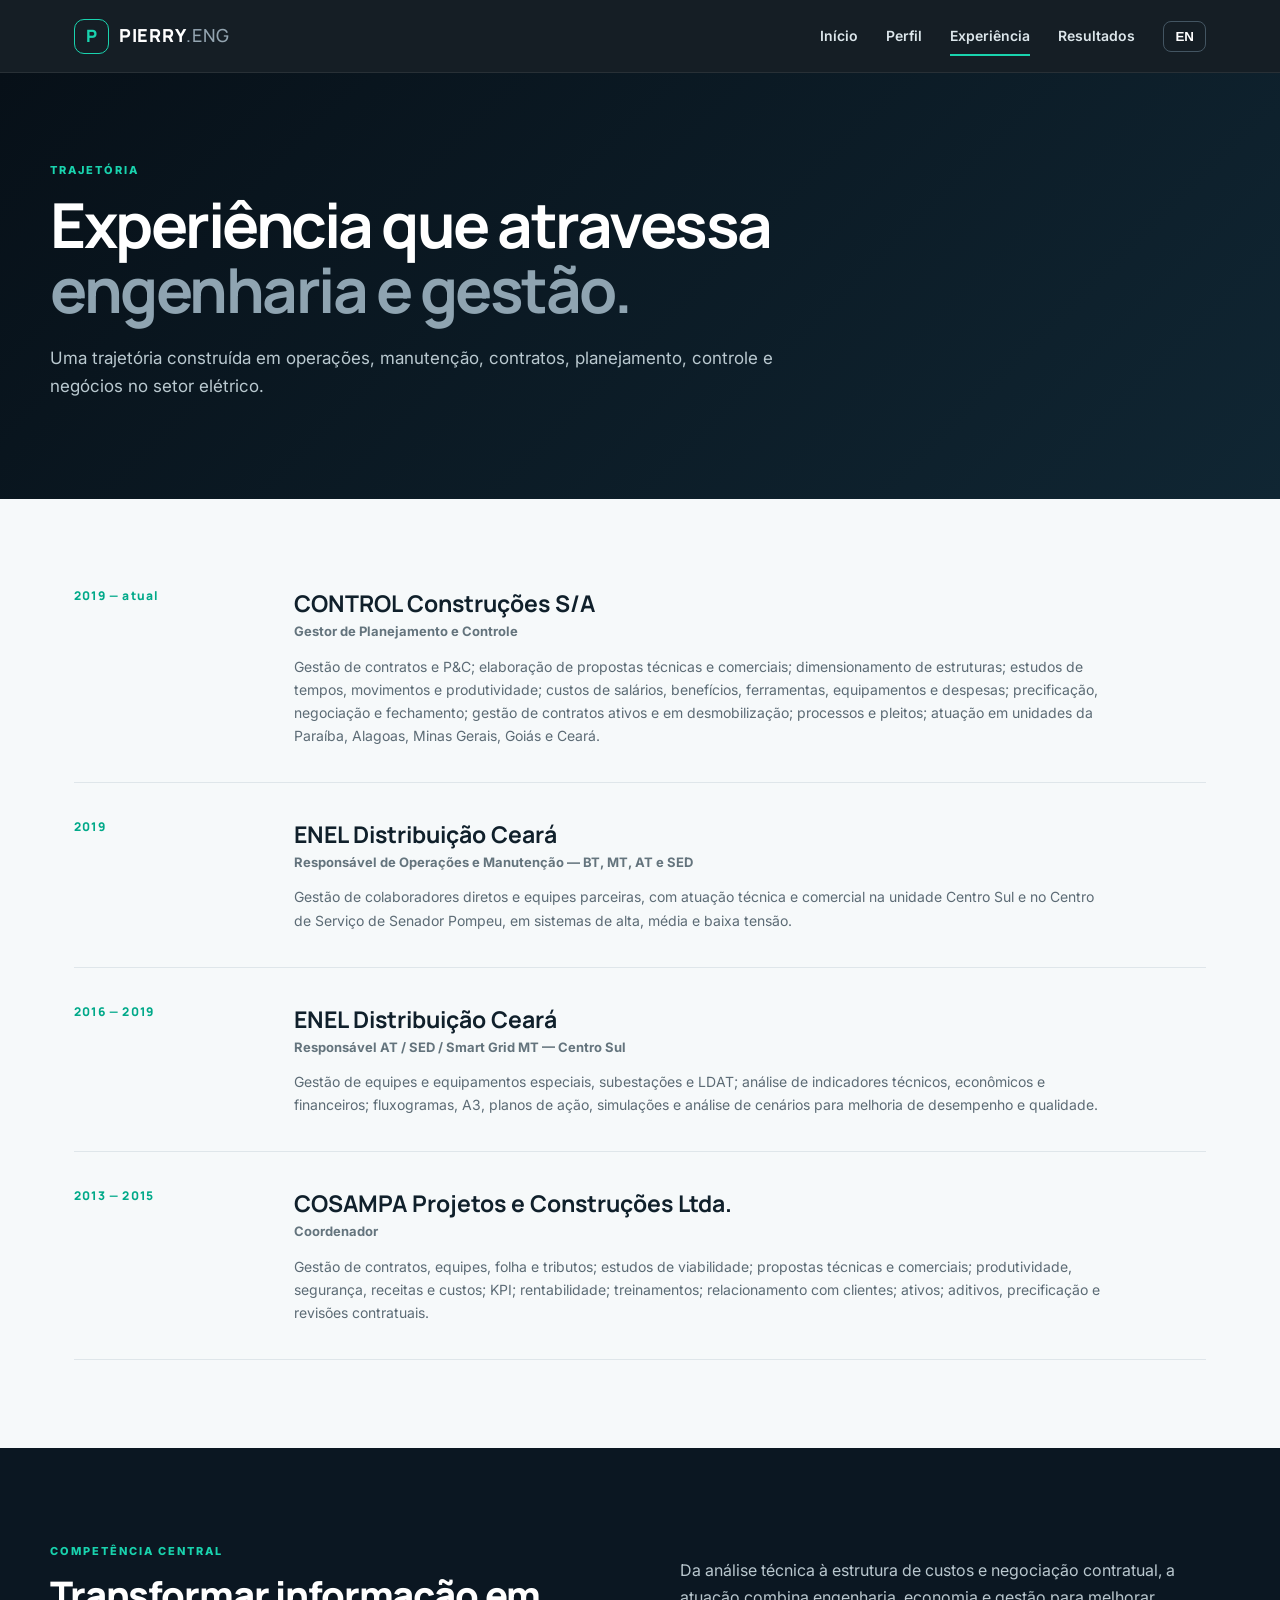
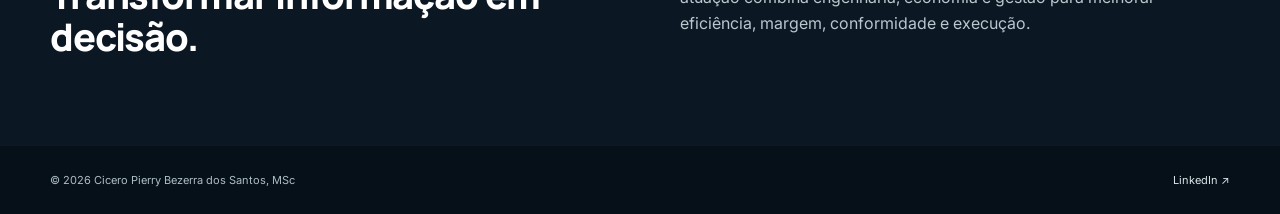
<file: contato.html>
<!DOCTYPE html>
<html lang="pt-BR"><head><meta charset="UTF-8"><meta name="viewport" content="width=device-width, initial-scale=1.0"><meta name="description" content="Experiência profissional de Cicero Pierry no setor elétrico."><title>Experiência | Cicero Pierry</title><link rel="stylesheet" href="styles.css"></head>
<body><header class="site-header"><div class="nav-wrap"><a class="brand" href="index.html"><span class="brand-mark">P</span><span>PIERRY<span class="brand-light">.ENG</span></span></a><nav><a href="index.html" data-pt="Início" data-en="Home">Início</a><a href="sobre.html" data-pt="Perfil" data-en="Profile">Perfil</a><a class="active" href="contato.html" data-pt="Experiência" data-en="Experience">Experiência</a><a href="projetos.html" data-pt="Resultados" data-en="Results">Resultados</a></nav><button class="lang-btn" id="langBtn">EN</button></div></header>
<main><section class="page-hero compact"><span class="eyebrow">TRAJETÓRIA</span><h1>Experiência que atravessa<br><span>engenharia e gestão.</span></h1><p>Uma trajetória construída em operações, manutenção, contratos, planejamento, controle e negócios no setor elétrico.</p></section>
<section class="section"><div class="experience">
<article class="experience-item"><div class="year">2019 — atual</div><div><h2>CONTROL Construções S/A</h2><h3>Gestor de Planejamento e Controle</h3><p>Gestão de contratos e P&C; elaboração de propostas técnicas e comerciais; dimensionamento de estruturas; estudos de tempos, movimentos e produtividade; custos de salários, benefícios, ferramentas, equipamentos e despesas; precificação, negociação e fechamento; gestão de contratos ativos e em desmobilização; processos e pleitos; atuação em unidades da Paraíba, Alagoas, Minas Gerais, Goiás e Ceará.</p></div></article>
<article class="experience-item"><div class="year">2019</div><div><h2>ENEL Distribuição Ceará</h2><h3>Responsável de Operações e Manutenção — BT, MT, AT e SED</h3><p>Gestão de colaboradores diretos e equipes parceiras, com atuação técnica e comercial na unidade Centro Sul e no Centro de Serviço de Senador Pompeu, em sistemas de alta, média e baixa tensão.</p></div></article>
<article class="experience-item"><div class="year">2016 — 2019</div><div><h2>ENEL Distribuição Ceará</h2><h3>Responsável AT / SED / Smart Grid MT — Centro Sul</h3><p>Gestão de equipes e equipamentos especiais, subestações e LDAT; análise de indicadores técnicos, econômicos e financeiros; fluxogramas, A3, planos de ação, simulações e análise de cenários para melhoria de desempenho e qualidade.</p></div></article>
<article class="experience-item"><div class="year">2013 — 2015</div><div><h2>COSAMPA Projetos e Construções Ltda.</h2><h3>Coordenador</h3><p>Gestão de contratos, equipes, folha e tributos; estudos de viabilidade; propostas técnicas e comerciais; produtividade, segurança, receitas e custos; KPI; rentabilidade; treinamentos; relacionamento com clientes; ativos; aditivos, precificação e revisões contratuais.</p></div></article>
</div></section>
<section class="section dark-panel"><div class="split"><div><span class="eyebrow">COMPETÊNCIA CENTRAL</span><h2>Transformar informação em decisão.</h2></div><p>Da análise técnica à estrutura de custos e negociação contratual, a atuação combina engenharia, economia e gestão para melhorar eficiência, margem, conformidade e execução.</p></div></section></main>
<footer><div class="footer-wrap"><span>© 2026 Cicero Pierry Bezerra dos Santos, MSc</span><a href="https://www.linkedin.com/in/cicero-pierry-bezerra-dos-santos-msc-33449272/" target="_blank" rel="noopener">LinkedIn ↗</a></div></footer><script src="script.js"></script></body></html>
</file>
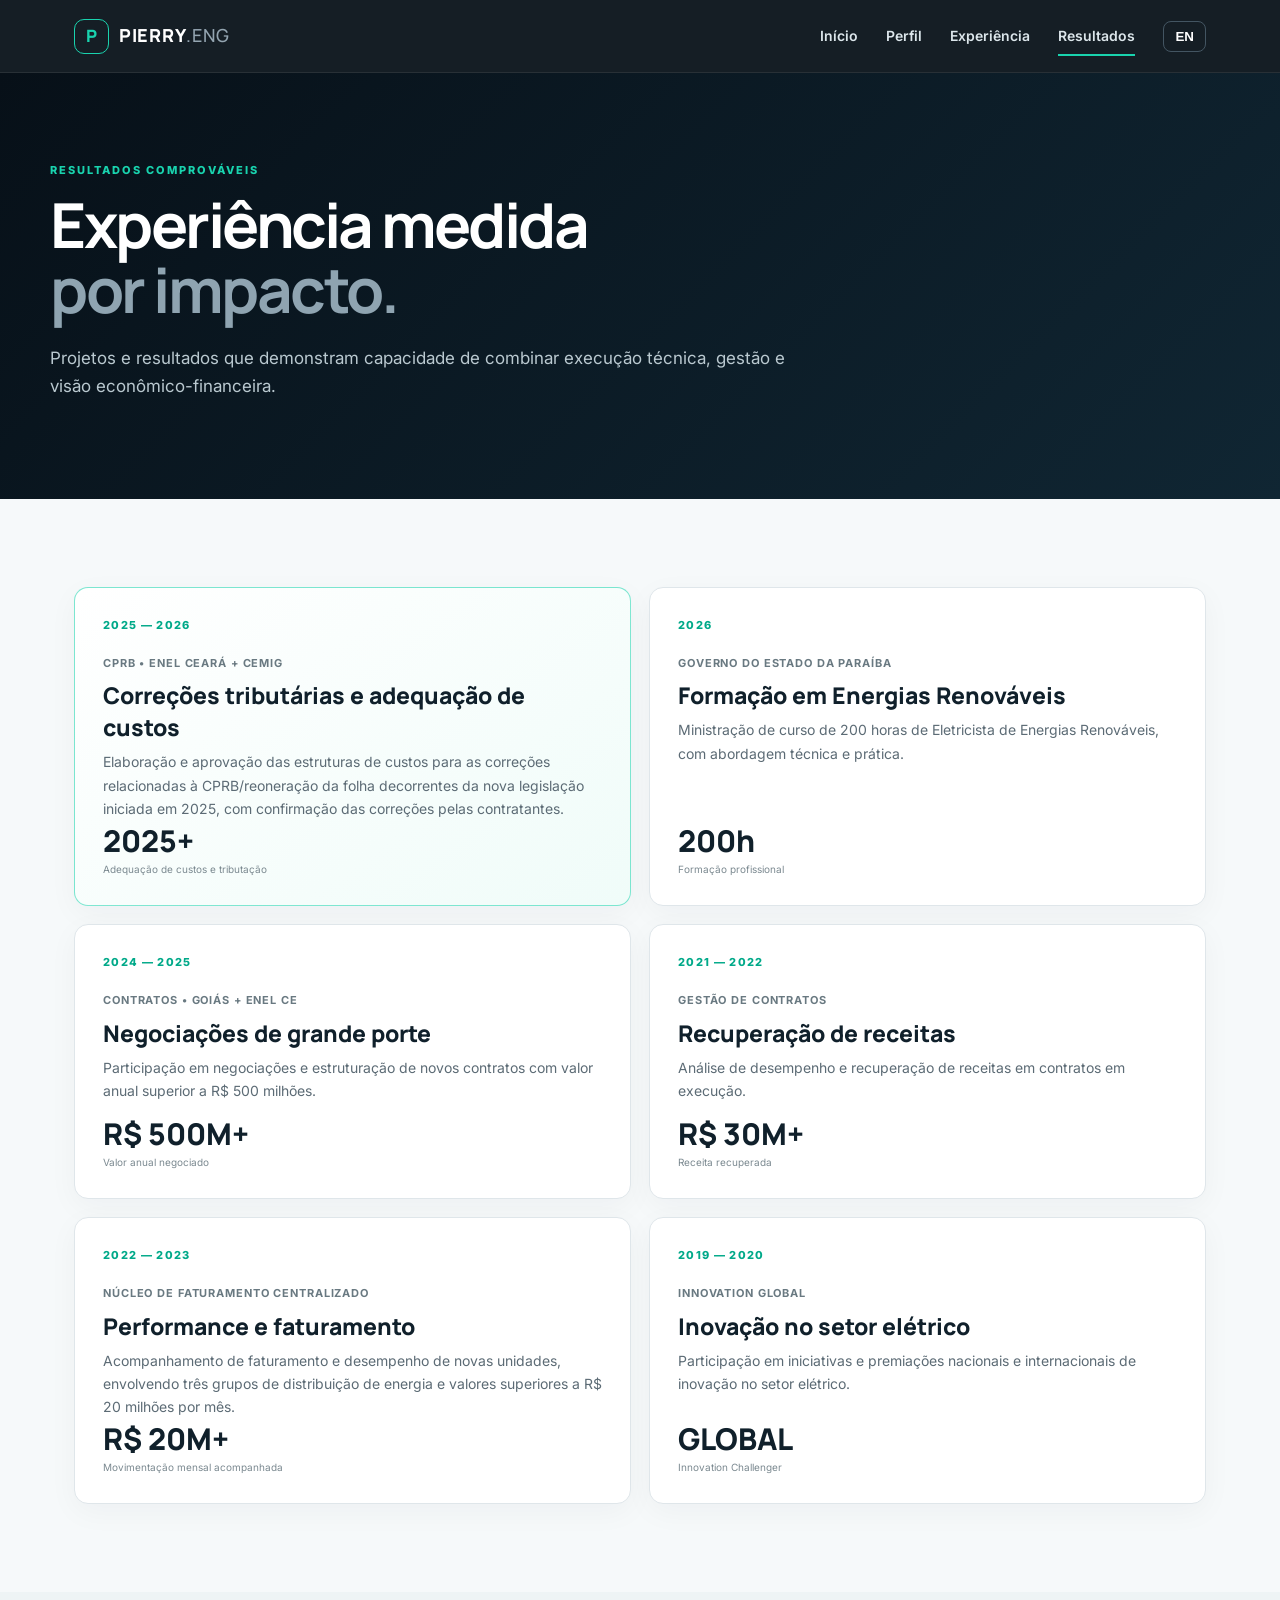
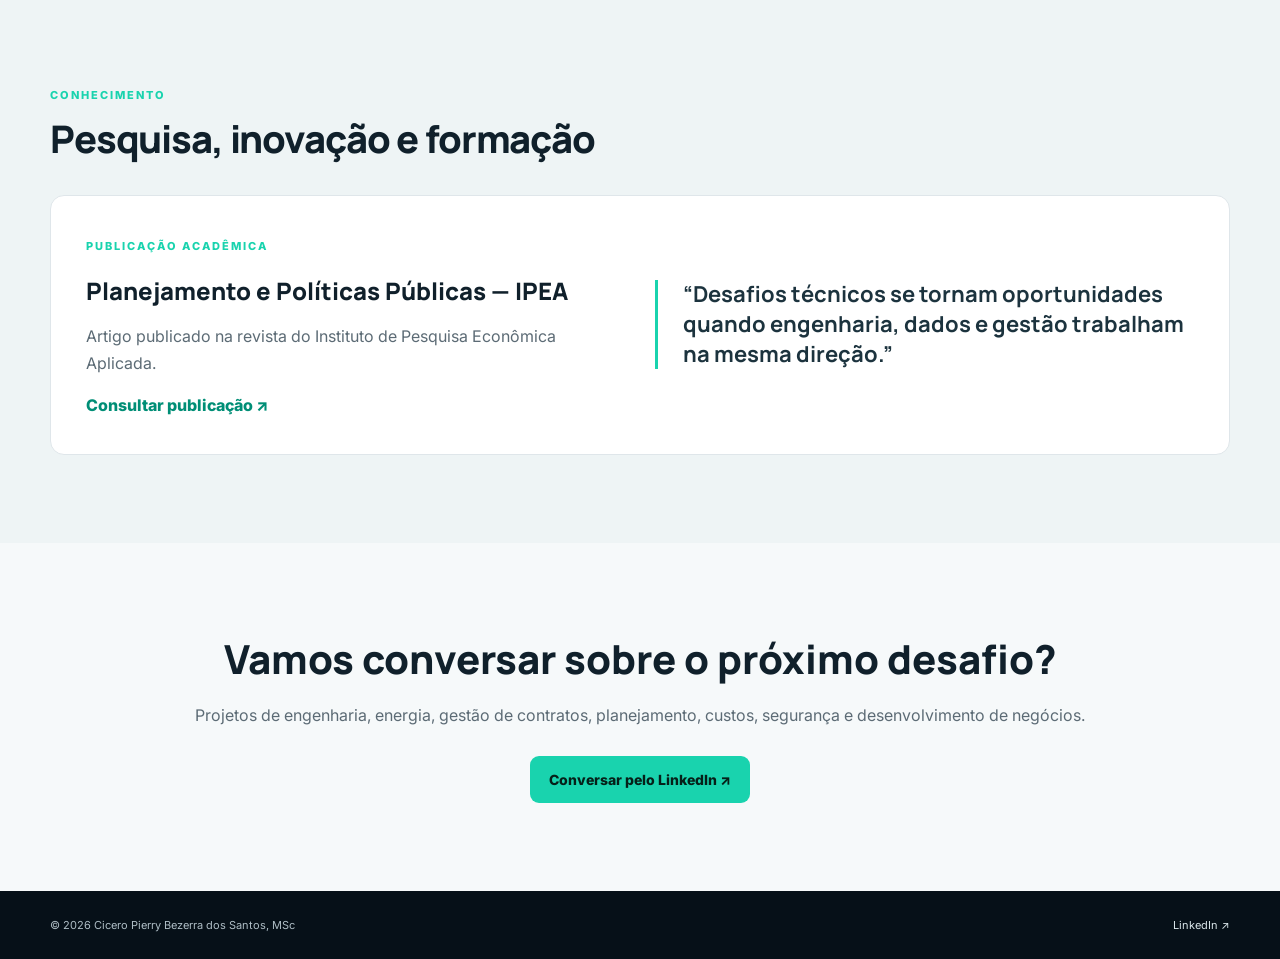
<file: projetos.html>
<!DOCTYPE html>
<html lang="pt-BR"><head><meta charset="UTF-8"><meta name="viewport" content="width=device-width, initial-scale=1.0"><meta name="description" content="Resultados, projetos e conquistas de Cicero Pierry Bezerra dos Santos."><title>Resultados | Cicero Pierry</title><link rel="stylesheet" href="styles.css"></head>
<body><header class="site-header"><div class="nav-wrap"><a class="brand" href="index.html"><span class="brand-mark">P</span><span>PIERRY<span class="brand-light">.ENG</span></span></a><nav><a href="index.html" data-pt="Início" data-en="Home">Início</a><a href="sobre.html" data-pt="Perfil" data-en="Profile">Perfil</a><a href="contato.html" data-pt="Experiência" data-en="Experience">Experiência</a><a class="active" href="projetos.html" data-pt="Resultados" data-en="Results">Resultados</a></nav><button class="lang-btn" id="langBtn">EN</button></div></header>
<main><section class="page-hero compact"><span class="eyebrow">RESULTADOS COMPROVÁVEIS</span><h1>Experiência medida<br><span>por impacto.</span></h1><p>Projetos e resultados que demonstram capacidade de combinar execução técnica, gestão e visão econômico-financeira.</p></section>
<section class="section"><div class="results-grid">
<article class="result-card featured"><span class="result-year">2025 — 2026</span><strong>CPRB • ENEL Ceará + CEMIG</strong><h2>Correções tributárias e adequação de custos</h2><p>Elaboração e aprovação das estruturas de custos para as correções relacionadas à CPRB/reoneração da folha decorrentes da nova legislação iniciada em 2025, com confirmação das correções pelas contratantes.</p><div class="result-number">2025+</div><small>Adequação de custos e tributação</small></article>
<article class="result-card"><span class="result-year">2026</span><strong>Governo do Estado da Paraíba</strong><h2>Formação em Energias Renováveis</h2><p>Ministração de curso de 200 horas de Eletricista de Energias Renováveis, com abordagem técnica e prática.</p><div class="result-number">200h</div><small>Formação profissional</small></article>
<article class="result-card"><span class="result-year">2024 — 2025</span><strong>Contratos • Goiás + ENEL CE</strong><h2>Negociações de grande porte</h2><p>Participação em negociações e estruturação de novos contratos com valor anual superior a R$ 500 milhões.</p><div class="result-number">R$ 500M+</div><small>Valor anual negociado</small></article>
<article class="result-card"><span class="result-year">2021 — 2022</span><strong>Gestão de contratos</strong><h2>Recuperação de receitas</h2><p>Análise de desempenho e recuperação de receitas em contratos em execução.</p><div class="result-number">R$ 30M+</div><small>Receita recuperada</small></article>
<article class="result-card"><span class="result-year">2022 — 2023</span><strong>Núcleo de Faturamento Centralizado</strong><h2>Performance e faturamento</h2><p>Acompanhamento de faturamento e desempenho de novas unidades, envolvendo três grupos de distribuição de energia e valores superiores a R$ 20 milhões por mês.</p><div class="result-number">R$ 20M+</div><small>Movimentação mensal acompanhada</small></article>
<article class="result-card"><span class="result-year">2019 — 2020</span><strong>Innovation Global</strong><h2>Inovação no setor elétrico</h2><p>Participação em iniciativas e premiações nacionais e internacionais de inovação no setor elétrico.</p><div class="result-number">GLOBAL</div><small>Innovation Challenger</small></article>
</div></section>
<section class="section soft"><div class="section-heading"><div><span class="eyebrow">CONHECIMENTO</span><h2>Pesquisa, inovação e formação</h2></div></div><div class="publication"><div><span class="eyebrow">PUBLICAÇÃO ACADÊMICA</span><h3>Planejamento e Políticas Públicas — IPEA</h3><p>Artigo publicado na revista do Instituto de Pesquisa Econômica Aplicada.</p><a class="text-link" href="https://www.ipea.gov.br/ppp/index.php/PPP/article/view/923" target="_blank" rel="noopener">Consultar publicação ↗</a></div><div class="quote">“Desafios técnicos se tornam oportunidades quando engenharia, dados e gestão trabalham na mesma direção.”</div></div></section>
<section class="section cta"><h2>Vamos conversar sobre o próximo desafio?</h2><p>Projetos de engenharia, energia, gestão de contratos, planejamento, custos, segurança e desenvolvimento de negócios.</p><a class="btn primary" href="https://www.linkedin.com/in/cicero-pierry-bezerra-dos-santos-msc-33449272/" target="_blank" rel="noopener">Conversar pelo LinkedIn ↗</a></section>
</main><footer><div class="footer-wrap"><span>© 2026 Cicero Pierry Bezerra dos Santos, MSc</span><a href="https://www.linkedin.com/in/cicero-pierry-bezerra-dos-santos-msc-33449272/" target="_blank" rel="noopener">LinkedIn ↗</a></div></footer><script src="script.js"></script></body></html>
</file>
<file: styles.css>
@import url('https://fonts.googleapis.com/css2?family=Inter:wght@400;500;600;700;800&family=Manrope:wght@500;600;700;800&display=swap');
:root{--bg:#071018;--bg2:#0b1722;--card:#fff;--text:#10202b;--muted:#5c6b75;--line:#dfe6ea;--accent:#19d3ae;--accent2:#65b8ff;--white:#f7fafb;--shadow:0 20px 60px rgba(4,18,28,.12)}
*{box-sizing:border-box}html{scroll-behavior:smooth}body{margin:0;font-family:Inter,Arial,sans-serif;color:var(--text);background:#f6f9fa;line-height:1.65}a{color:inherit} .site-header{position:sticky;top:0;z-index:50;background:rgba(7,16,24,.94);backdrop-filter:blur(14px);border-bottom:1px solid rgba(255,255,255,.08)}.nav-wrap{max-width:1180px;margin:auto;height:72px;padding:0 24px;display:flex;align-items:center;gap:28px}.brand{text-decoration:none;color:#fff;font-family:Manrope;font-weight:800;font-size:18px;letter-spacing:.04em;display:flex;align-items:center;gap:10px;margin-right:auto}.brand-mark{width:35px;height:35px;border:1px solid var(--accent);border-radius:10px;display:grid;place-items:center;color:var(--accent);font-size:17px}.brand-light{font-weight:500;color:#94a5b1}nav{display:flex;gap:28px}nav a{color:#dce6eb;text-decoration:none;font-size:14px;font-weight:600;position:relative;padding:25px 0}nav a:after{content:"";position:absolute;bottom:17px;left:0;width:0;height:2px;background:var(--accent);transition:.25s}nav a:hover:after,nav a.active:after{width:100%}.lang-btn{border:1px solid #435562;background:transparent;color:#fff;border-radius:8px;padding:7px 11px;font-weight:700;cursor:pointer}.hero{min-height:650px;background:radial-gradient(circle at 80% 30%,rgba(25,211,174,.16),transparent 28%),linear-gradient(135deg,#071018,#0d1d29 70%,#102836);color:var(--white);display:grid;grid-template-columns:1.25fr .75fr;align-items:center;padding:80px max(24px,calc((100% - 1180px)/2));gap:50px}.eyebrow{display:inline-block;color:var(--accent);font-size:11px;font-weight:800;letter-spacing:.18em;margin-bottom:14px}.hero h1,.page-hero h1{font-family:Manrope;font-size:clamp(42px,6vw,72px);line-height:1.04;margin:0 0 22px;letter-spacing:-.04em}.hero h1 span,.page-hero h1 span{color:#8fa4b1}.hero-lead{font-size:18px;max-width:690px;color:#c4d1d8}.hero-actions{display:flex;gap:12px;margin:32px 0}.btn{display:inline-flex;align-items:center;justify-content:center;text-decoration:none;border-radius:9px;padding:12px 19px;font-weight:800;font-size:14px;transition:.2s}.btn.primary{background:var(--accent);color:#062019}.btn.primary:hover{transform:translateY(-2px);filter:brightness(1.05)}.btn.secondary{border:1px solid #526672;color:#fff}.hero-badges{display:flex;flex-wrap:wrap;gap:8px}.hero-badges span,.tag-list span{border:1px solid rgba(255,255,255,.15);background:rgba(255,255,255,.04);border-radius:999px;padding:6px 10px;font-size:11px;color:#b8c8d0}.hero-photo{position:relative;justify-self:end;width:min(370px,80vw)}.hero-photo img{width:100%;aspect-ratio:1;object-fit:cover;border-radius:28px;position:relative;z-index:2;filter:saturate(.9)}.photo-ring{position:absolute;inset:-18px -18px 18px 18px;border:1px solid rgba(25,211,174,.4);border-radius:32px}.floating-card{position:absolute;z-index:3;bottom:24px;left:-30px;background:#fff;color:var(--text);padding:16px 18px;border-radius:12px;box-shadow:var(--shadow);display:flex;flex-direction:column}.floating-card strong{font:800 27px Manrope}.floating-card span{font-size:11px;color:var(--muted)}.metrics{max-width:1180px;margin:-35px auto 0;position:relative;z-index:4;background:#fff;border-radius:14px;box-shadow:var(--shadow);display:grid;grid-template-columns:repeat(4,1fr);padding:24px}.metrics div{padding:12px 22px;border-right:1px solid var(--line)}.metrics div:last-child{border:0}.metrics strong{display:block;font:800 25px Manrope;color:#10202b}.metrics span{font-size:11px;color:var(--muted);display:block}.section{max-width:1180px;margin:auto;padding:88px 24px}.section-heading{display:flex;justify-content:space-between;align-items:end;margin-bottom:35px}.section-heading h2,.split h2{font:800 38px Manrope;line-height:1.1;margin:0;letter-spacing:-.03em}.feature-grid,.cards{display:grid;grid-template-columns:repeat(3,1fr);gap:18px}.feature,.cards article{background:#fff;border:1px solid var(--line);border-radius:14px;padding:28px;box-shadow:0 8px 30px rgba(9,30,42,.04)}.feature.highlight{border-top:3px solid var(--accent)}.feature .icon{font:800 11px Manrope;color:var(--accent)}.feature h3,.cards h3{font:700 19px Manrope;margin:15px 0 9px}.feature p,.cards p{font-size:14px;color:var(--muted);margin:0}.dark-panel{max-width:none;background:#0b1722;color:#fff}.split{max-width:1180px;margin:auto;display:grid;grid-template-columns:1fr 1fr;gap:80px;align-items:center}.split p{color:#b9c7ce;font-size:16px;margin:0}.page-hero{background:linear-gradient(135deg,#071018,#102633);color:#fff;padding:100px max(24px,calc((100% - 1180px)/2));}.page-hero h1{font-size:clamp(40px,5vw,62px);max-width:900px}.page-hero p{max-width:760px;color:#bac9d0;font-size:17px}.page-hero.compact{padding-top:82px;padding-bottom:82px}.profile-grid{display:grid;grid-template-columns:360px 1fr;gap:70px;align-items:center}.profile-large{width:100%;border-radius:20px;box-shadow:var(--shadow)}.profile-grid h2{font:800 35px Manrope;margin:0 0 18px}.profile-grid p{color:var(--muted)}.tag-list{display:flex;flex-wrap:wrap;gap:7px;margin-top:24px}.tag-list span{color:#29404b;border-color:var(--line);background:#fff}.timeline{border-left:1px solid #cbd6dc;padding-left:30px;display:grid;gap:32px}.timeline>div{position:relative}.timeline>div:before{content:"";position:absolute;width:9px;height:9px;border-radius:50%;background:var(--accent);left:-35px;top:8px;box-shadow:0 0 0 5px #f6f9fa}.timeline b{font-size:11px;color:#00a989;letter-spacing:.12em}.timeline h3{font:700 19px Manrope;margin:6px 0}.timeline p{color:var(--muted);margin:0}.soft{background:#eef4f5;max-width:none;padding-left:max(24px,calc((100% - 1180px)/2));padding-right:max(24px,calc((100% - 1180px)/2))}.experience{display:grid;gap:0}.experience-item{display:grid;grid-template-columns:180px 1fr;gap:40px;padding:35px 0;border-bottom:1px solid var(--line)}.experience-item:first-child{padding-top:0}.year{font:800 12px Manrope;color:#00a989;letter-spacing:.1em}.experience-item h2{font:700 23px Manrope;margin:0 0 2px}.experience-item h3{font-size:13px;color:#64747d;margin:0 0 12px}.experience-item p{font-size:14px;color:var(--muted);margin:0;max-width:820px}.results-grid{display:grid;grid-template-columns:repeat(2,1fr);gap:18px}.result-card{background:#fff;border:1px solid var(--line);border-radius:14px;padding:28px;min-height:275px;box-shadow:0 8px 30px rgba(9,30,42,.04);display:flex;flex-direction:column}.result-card.featured{border:1px solid rgba(25,211,174,.55);background:linear-gradient(145deg,#fff,#f0fcf9)}.result-year{font-size:11px;font-weight:800;color:#00a989;letter-spacing:.12em}.result-card strong{font-size:11px;color:#697981;text-transform:uppercase;letter-spacing:.08em;margin-top:20px}.result-card h2{font:800 23px Manrope;margin:7px 0}.result-card p{font-size:14px;color:var(--muted);margin:0}.result-number{font:800 30px Manrope;margin-top:auto;color:#10202b}.result-card small{font-size:10px;color:#7b8990}.publication{display:grid;grid-template-columns:1fr 1fr;gap:30px;align-items:center;background:#fff;border:1px solid var(--line);padding:35px;border-radius:14px}.publication h3{font:800 24px Manrope;margin:5px 0}.publication p{color:var(--muted)}.text-link{color:#008e76;font-weight:800;text-decoration:none}.quote{font:700 22px Manrope;line-height:1.35;color:#1c333e;border-left:3px solid var(--accent);padding-left:25px}.cta{text-align:center}.cta h2{font:800 40px Manrope;margin:0 0 10px}.cta p{color:var(--muted);margin-bottom:28px}footer{background:#061018;color:#aebdc5;padding:25px 24px}.footer-wrap{max-width:1180px;margin:auto;display:flex;justify-content:space-between;font-size:11px}.footer-wrap a{color:#d9e5e9;text-decoration:none}.lang-en [data-pt]{ }@media(max-width:850px){.nav-wrap{gap:12px}nav{gap:15px}nav a{font-size:12px}.hero{grid-template-columns:1fr;padding-top:65px;padding-bottom:80px}.hero-photo{justify-self:center;width:280px}.metrics{grid-template-columns:repeat(2,1fr);margin:0 18px}.metrics div:nth-child(2){border-right:0}.metrics div{border-bottom:1px solid var(--line)}.feature-grid,.cards{grid-template-columns:1fr}.split,.profile-grid,.publication{grid-template-columns:1fr;gap:30px}.results-grid{grid-template-columns:1fr}.experience-item{grid-template-columns:1fr;gap:8px}.page-hero{padding-top:70px;padding-bottom:65px}}@media(max-width:560px){nav{display:none}.nav-wrap{height:64px}.hero h1{font-size:43px}.hero-lead{font-size:15px}.hero-actions{flex-direction:column}.metrics{grid-template-columns:1fr}.metrics div{border-right:0}.section{padding-top:65px;padding-bottom:65px}.section-heading h2,.split h2{font-size:31px}.floating-card{left:-10px}.footer-wrap{flex-direction:column;gap:8px}}
</file>
